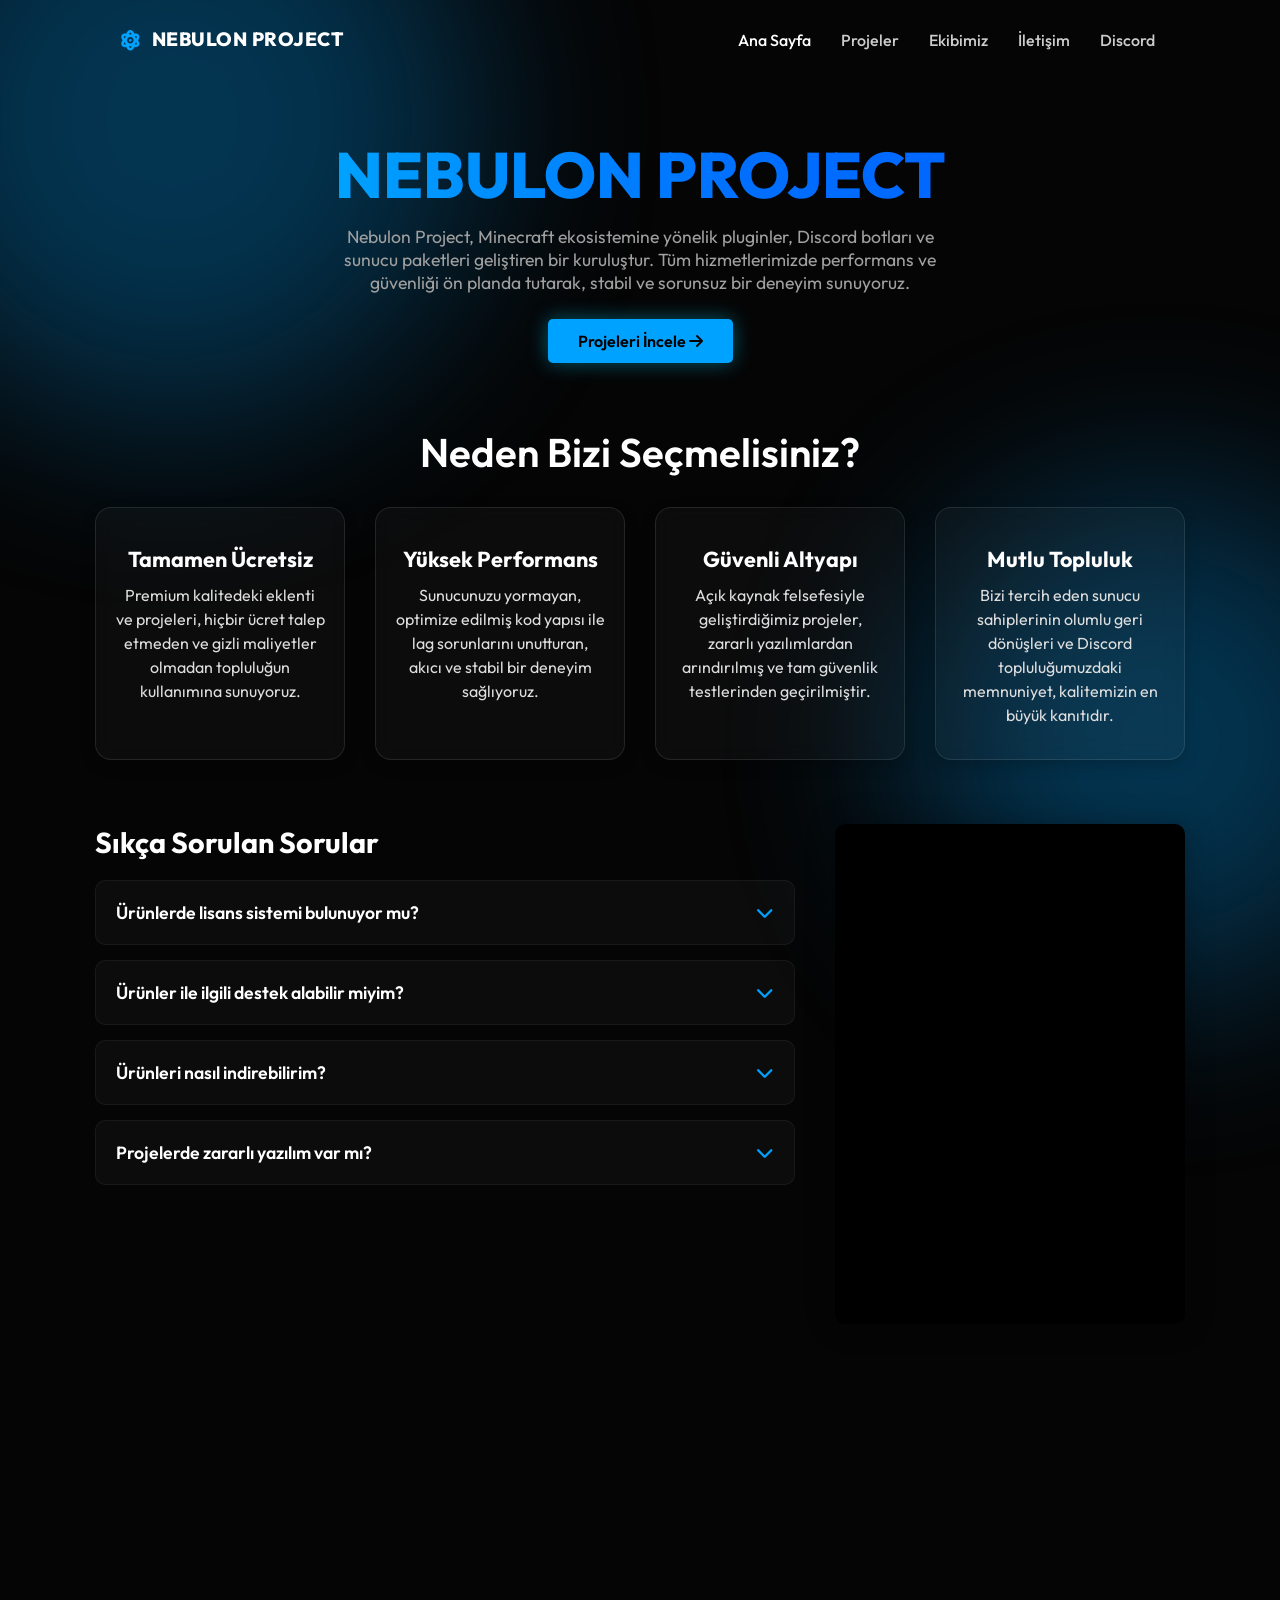
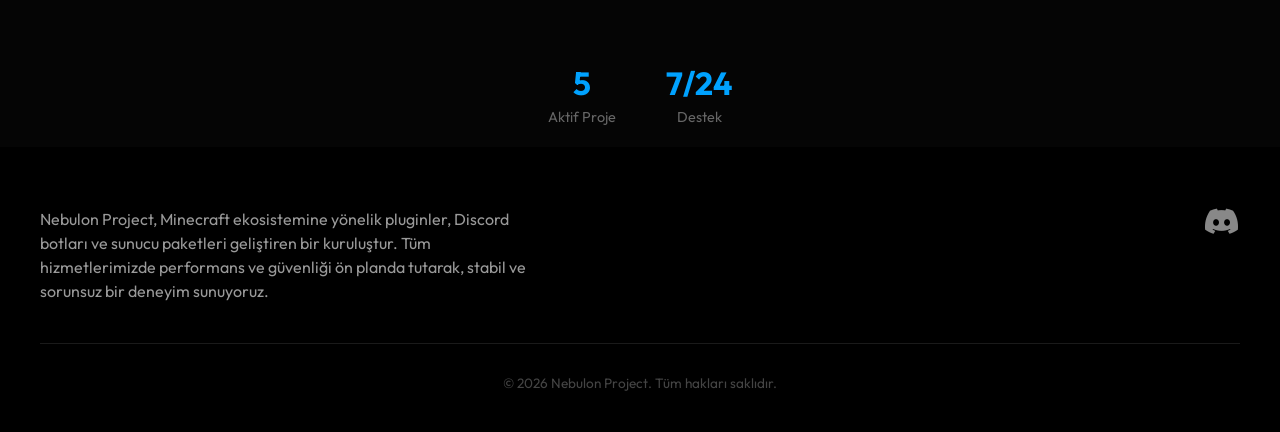
<file: index.html>
<!DOCTYPE html>
<html lang="tr">
<head>
    <meta charset="UTF-8">
    <meta name="viewport" content="width=device-width, initial-scale=1.0">
    <title>Nebulon Project</title>
    <link href="https://fonts.googleapis.com/css2?family=Outfit:wght@300;400;600;800&display=swap" rel="stylesheet">
    <link rel="stylesheet" href="https://cdnjs.cloudflare.com/ajax/libs/font-awesome/6.4.0/css/all.min.css">
    <link href="https://unpkg.com/aos@2.3.1/dist/aos.css" rel="stylesheet">
    <link rel="stylesheet" href="style.css">

    <link rel="icon" type="image/png" href="/assets/favicon/favicon-96x96.png" sizes="96x96" />
    <link rel="icon" type="image/svg+xml" href="/assets/favicon/favicon.svg" />
    <link rel="shortcut icon" href="/assets/favicon/favicon.ico" />
    <link rel="apple-touch-icon" sizes="180x180" href="/assets/favicon/apple-touch-icon.png" />
    <meta name="apple-mobile-web-app-title" content="Nebulon Project" />
    <link rel="manifest" href="/assets/favicon/site.webmanifest" />
</head>
<body>

    <div class="bg-animation">
        <div class="nebula nebula-1"></div>
        <div class="nebula nebula-2"></div>
    </div>

    <header>
        <div class="header-container">
            <div class="logo">
                <a href="index.html">
                    <i class="fa-solid fa-atom"></i> NEBULON PROJECT
                </a>
            </div>

            <nav class="desktop-menu">
                <ul>
                    <li><a href="index.html" class="active">Ana Sayfa</a></li>
                    <li><a href="projects.html">Projeler</a></li>
                    <li><a href="team.html">Ekibimiz</a></li>
                    <li><a href="iletisim.html">İletişim</a></li>
                    <li><a href="https://discord.gg/kj5grZuxyQ" target="_blank">Discord</a></li>
                </ul>
            </nav>

            <div class="mobile-menu-btn" id="mobileMenuBtn">
                <i class="fa-solid fa-bars"></i>
            </div>
        </div>

        <div class="mobile-dropdown" id="mobileDropdown">
            <ul class="mobile-nav-links">
                <li><a href="index.html" class="active">Ana Sayfa</a></li>
                <li><a href="projects.html">Projeler</a></li>
                <li><a href="team.html">Ekibimiz</a></li>
                <li><a href="iletisim.html">İletişim</a></li>
                <li><a href="https://discord.gg/kj5grZuxyQ" target="_blank">Discord</a></li>
            </ul>
        </div>
    </header>

    <div class="push-content">
        <section id="hero">
            <div class="hero-content">
                <h1 class="rgb-text">NEBULON PROJECT</h1>
                <p>
                Nebulon Project, Minecraft ekosistemine yönelik pluginler, Discord botları ve sunucu paketleri geliştiren bir kuruluştur. Tüm hizmetlerimizde performans ve güvenliği ön planda tutarak, stabil ve sorunsuz bir deneyim sunuyoruz.
                </p>
                <div class="hero-btns">
                    <a href="projects.html" class="btn btn-primary">Projeleri İncele <i class="fa-solid fa-arrow-right"></i></a>
                </div>
            </div>
        </section>

        <section class="features-section">
            <h2 class="section-title" data-aos="fade-up">Neden Bizi Seçmelisiniz?</h2>
            <div class="features-grid">
                
                <div class="feature-card" data-aos="fade-up" data-aos-delay="100">
                    <h3>Tamamen Ücretsiz</h3>
                    <p>Premium kalitedeki eklenti ve projeleri, hiçbir ücret talep etmeden ve gizli maliyetler olmadan topluluğun kullanımına sunuyoruz.</p>
                </div>

                <div class="feature-card" data-aos="fade-up" data-aos-delay="100">
                    <h3>Yüksek Performans</h3>
                    <p>Sunucunuzu yormayan, optimize edilmiş kod yapısı ile lag sorunlarını unutturan, akıcı ve stabil bir deneyim sağlıyoruz.</p>
                </div>

                <div class="feature-card" data-aos="fade-up" data-aos-delay="100">
                    <h3>Güvenli Altyapı</h3>
                    <p>Açık kaynak felsefesiyle geliştirdiğimiz projeler, zararlı yazılımlardan arındırılmış ve tam güvenlik testlerinden geçirilmiştir.</p>
                </div>

                <div class="feature-card" data-aos="fade-up" data-aos-delay="100">
                    <h3>Mutlu Topluluk</h3>
                    <p>Bizi tercih eden sunucu sahiplerinin olumlu geri dönüşleri ve Discord topluluğumuzdaki memnuniyet, kalitemizin en büyük kanıtıdır.</p>
                </div>

            </div>
        </section>

        <section class="discord-widget-area">
            <div class="faq-container" data-aos="fade-right">
                <h2 class="faq-title">Sıkça Sorulan Sorular</h2>
                <div class="faq-item">
                    <button class="faq-question">
                        Ürünlerde lisans sistemi bulunuyor mu?
                        <i class="fa-solid fa-chevron-down"></i>
                    </button>
                    <div class="faq-answer">
                        <p>Hayır, ürünlerimizde herhangi bir lisans sistemi bulunmamaktadır. Açık kaynaklı ve özgürce kullanıma uygun şekilde tasarlanmıştır.</p>
                    </div>
                </div>
                <div class="faq-item">
                    <button class="faq-question">
                        Ürünler ile ilgili destek alabilir miyim?
                        <i class="fa-solid fa-chevron-down"></i>
                    </button>
                    <div class="faq-answer">
                        <p>Evet, Discord sunucumuza katılarak ekibimizden birebir yardım alabilirsiniz.</p>
                    </div>
                </div>
                <div class="faq-item">
                    <button class="faq-question">
                        Ürünleri nasıl indirebilirim?
                        <i class="fa-solid fa-chevron-down"></i>
                    </button>
                    <div class="faq-answer">
                        <p>Sitemizin üst menüsünde bulunan "Projeler" kategorisine giderek dilediğiniz ürünü ücretsiz ve hızlı bir şekilde indirebilirsiniz.</p>
                    </div>
                </div>
                <div class="faq-item">
                    <button class="faq-question">
                        Projelerde zararlı yazılım var mı?
                        <i class="fa-solid fa-chevron-down"></i>
                    </button>
                    <div class="faq-answer">
                        <p>Hayır, tüm projelerimiz şeffaflık ilkesiyle geliştirilir ve yayınlanmadan önce güvenlik taramalarından geçirilir. Güvenle kullanabilirsiniz.</p>
                    </div>
                </div>
            </div>
            <div class="widget-container" data-aos="zoom-in-up">
                <iframe src="https://discord.com/widget?id=1398287204303896727&theme=dark" width="100%" height="500" allowtransparency="true" frameborder="0" sandbox="allow-popups allow-popups-to-escape-sandbox allow-same-origin allow-scripts"></iframe>
            </div>
        </section>

        <section class="references-section" data-aos="fade-up">
            <h2 class="section-title">Referanslarımız</h2>
            <div class="references-grid">
                <div class="reference-card" onclick="window.open('https://craftlipe.net/', '_blank');">
                    <div class="ref-logo">
                        <img src="assets/lipe.png" alt="CraftLipe">
                    </div>
                    <h3>CraftLipe</h3>
                </div>
            </div>
        </section>

        <div class="stats-bar">
            <div class="stat-item">
                <h3>5</h3>
                <p>Aktif Proje</p>
            </div>
            <div class="stat-item">
                <h3>7/24</h3>
                <p>Destek</p>
            </div>
        </div>
    </div>

    <footer>
        <div class="footer-container">
            <div class="footer-content">
                <div class="footer-text">
                    <p>Nebulon Project, Minecraft ekosistemine yönelik pluginler, Discord botları ve sunucu paketleri geliştiren bir kuruluştur. Tüm hizmetlerimizde performans ve güvenliği ön planda tutarak, stabil ve sorunsuz bir deneyim sunuyoruz.</p>
                </div>
                <div class="footer-icon">
                    <a href="https://discord.gg/kj5grZuxyQ" target="_blank">
                        <i class="fa-brands fa-discord"></i>
                    </a>
                </div>
            </div>
            <div class="footer-bottom">
                <p>&copy; 2026 Nebulon Project. Tüm hakları saklıdır.</p>
            </div>
        </div>
    </footer>

    <button id="scrollTopBtn" class="scroll-top-btn" onclick="scrollToTop()">
        <i class="fa-solid fa-arrow-up"></i>
    </button>

    <script src="https://unpkg.com/aos@2.3.1/dist/aos.js"></script>
    <script src="script.js"></script>
</body>
</html>
</file>
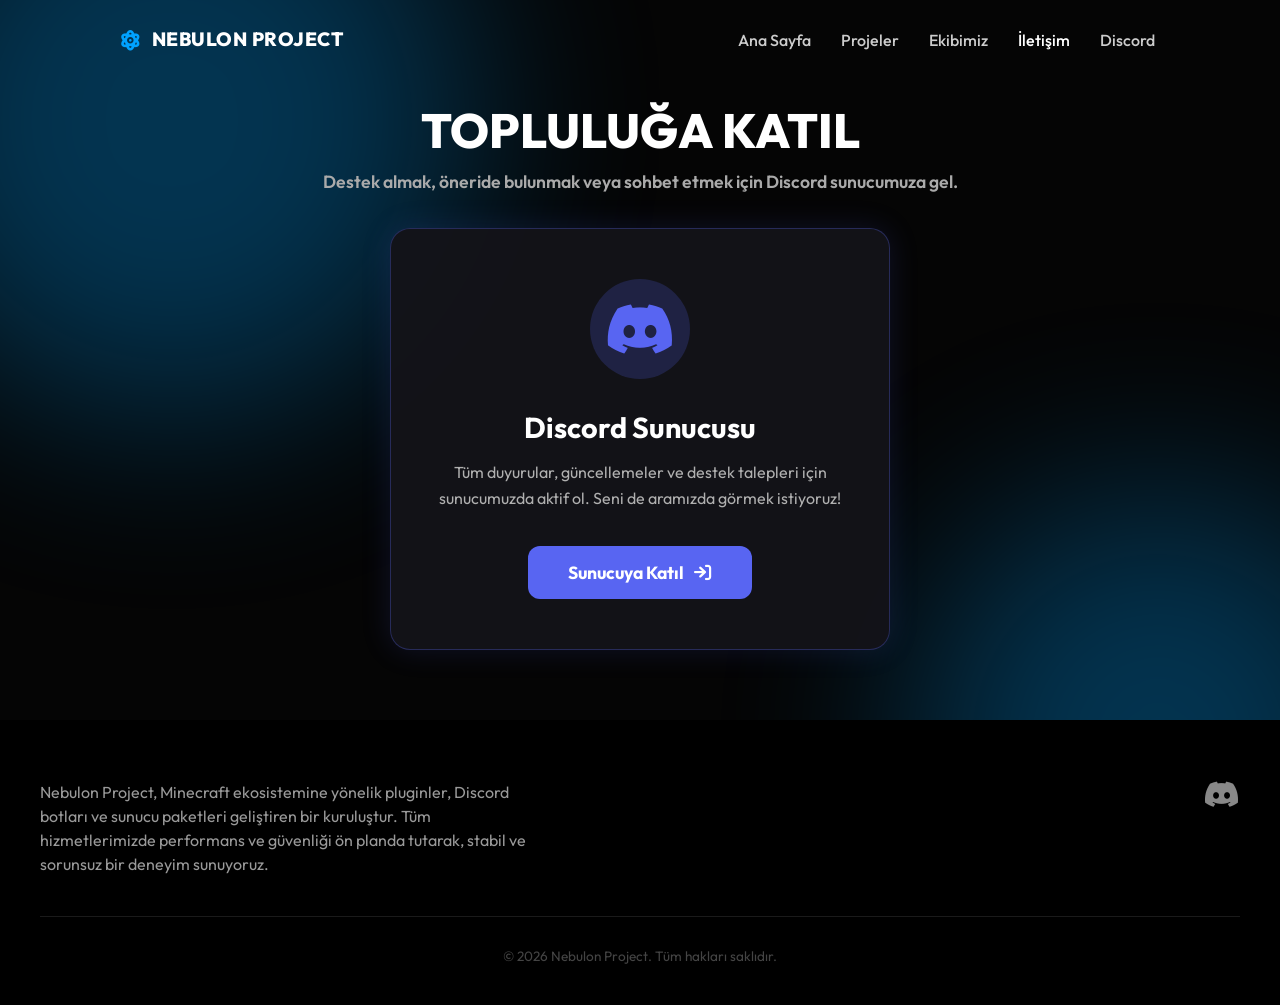
<file: iletisim.html>
<!DOCTYPE html>
<html lang="tr">
<head>
    <meta charset="UTF-8">
    <meta name="viewport" content="width=device-width, initial-scale=1.0">
    <title>Nebulon Project</title>
    <link href="https://fonts.googleapis.com/css2?family=Outfit:wght@300;400;600;800&display=swap" rel="stylesheet">
    <link rel="stylesheet" href="https://cdnjs.cloudflare.com/ajax/libs/font-awesome/6.4.0/css/all.min.css">

    <link rel="icon" type="image/png" href="/assets/favicon/favicon-96x96.png" sizes="96x96" />
    <link rel="icon" type="image/svg+xml" href="/assets/favicon/favicon.svg" />
    <link rel="shortcut icon" href="/assets/favicon/favicon.ico" />
    <link rel="apple-touch-icon" sizes="180x180" href="/assets/favicon/apple-touch-icon.png" />
    <meta name="apple-mobile-web-app-title" content="Nebulon Project" />
    <link rel="manifest" href="/assets/favicon/site.webmanifest" />
    
    <link rel="stylesheet" href="style.css">

    <style>
        .contact-container {
            max-width: 800px;
            margin: 0 auto;
            padding: 50px 20px;
            text-align: center;
            min-height: 60vh; 
            display: flex;
            flex-direction: column;
            align-items: center;
            transform: translateY(-20px);
        }

        .section-title {
            margin-bottom: 35px;
        }

        .section-title h2 {
            font-size: 3rem;
            font-weight: 800;
            color: #fff;
            margin-bottom: 10px;
        }

        .section-title p {
            color: #aaa;
            font-size: 1.1rem;
        }

        .discord-card-wrapper {
            width: 100%;
            display: flex;
            justify-content: center;
        }

        .contact-card {
            background: rgba(20, 20, 25, 0.95);
            border: 1px solid rgba(88, 101, 242, 0.3);
            border-radius: 20px;
            padding: 50px 40px;
            transition: all 0.3s ease;
            position: relative;
            overflow: hidden;
            display: flex;
            flex-direction: column;
            align-items: center;
            max-width: 500px; 
            width: 100%;
            box-shadow: 0 0 30px rgba(88, 101, 242, 0.15);
        }

        .contact-card:hover {
            transform: translateY(-5px);
            border-color: #5865F2;
            box-shadow: 0 0 50px rgba(88, 101, 242, 0.4);
        }

        .icon-box {
            width: 100px;
            height: 100px;
            border-radius: 50%;
            display: flex;
            align-items: center;
            justify-content: center;
            font-size: 3.5rem;
            margin-bottom: 30px;
            background: rgba(88, 101, 242, 0.2);
            color: #5865F2;
            transition: 0.3s;
        }

        .contact-card:hover .icon-box {
            transform: scale(1.1);
            background: #5865F2;
            color: #fff;
        }

        .contact-card h3 {
            font-size: 1.8rem;
            color: #fff;
            margin-bottom: 15px;
        }

        .contact-card p {
            color: #b0b0b0;
            line-height: 1.6;
            margin-bottom: 35px;
            font-size: 1rem;
        }

        .btn-discord-action {
            padding: 15px 40px;
            border-radius: 12px;
            text-decoration: none;
            font-weight: 700;
            font-size: 1.1rem;
            transition: all 0.3s ease;
            background-color: #5865F2;
            color: white;
            display: inline-flex;
            align-items: center;
            gap: 10px;
        }

        .btn-discord-action:hover {
            background-color: #4752c4;
            box-shadow: 0 5px 20px rgba(88, 101, 242, 0.5);
            transform: scale(1.05);
        }
    </style>
</head>
<body>

    <div class="bg-animation">
        <div class="nebula nebula-1"></div>
        <div class="nebula nebula-2"></div>
    </div>

    <header>
        <div class="header-container">
            <div class="logo">
                <a href="index.html">
                    <i class="fa-solid fa-atom"></i> NEBULON PROJECT
                </a>
            </div>

            <nav class="desktop-menu">
                <ul>
                    <li><a href="index.html">Ana Sayfa</a></li>
                    <li><a href="projects.html">Projeler</a></li>
                    <li><a href="team.html">Ekibimiz</a></li>
                    <li><a href="iletisim.html" class="active">İletişim</a></li>
                    <li><a href="https://discord.gg/kj5grZuxyQ" target="_blank">Discord</a></li>
                </ul>
            </nav>

            <div class="mobile-menu-btn" id="mobileMenuBtn">
                <i class="fa-solid fa-bars"></i>
            </div>
        </div>

        <div class="mobile-dropdown" id="mobileDropdown">
            <ul class="mobile-nav-links">
                <li><a href="index.html">Ana Sayfa</a></li>
                <li><a href="projects.html">Projeler</a></li>
                <li><a href="team.html">Ekibimiz</a></li>
                <li><a href="iletisim.html" class="active">İletişim</a></li>
                <li><a href="https://discord.gg/kj5grZuxyQ" target="_blank">Discord</a></li>
            </ul>
        </div>
    </header>

    <section class="container" style="padding-top: 0px;">
        
        <div class="contact-container">
            <div class="section-title">
                <h2>TOPLULUĞA KATIL</h2>
                <p>Destek almak, öneride bulunmak veya sohbet etmek için Discord sunucumuza gel.</p>
            </div>

            <div class="discord-card-wrapper">
                <div class="contact-card">
                    <div class="icon-box">
                        <i class="fa-brands fa-discord"></i>
                    </div>
                    <h3>Discord Sunucusu</h3>
                    <p>Tüm duyurular, güncellemeler ve destek talepleri için sunucumuzda aktif ol. Seni de aramızda görmek istiyoruz!</p>
                    
                    <a href="https://discord.gg/kj5grZuxyQ" target="_blank" class="btn-discord-action">
                        Sunucuya Katıl <i class="fa-solid fa-arrow-right-to-bracket"></i>
                    </a>
                </div>
            </div>

        </div>

    </section>

    <footer>
        <div class="footer-container">
            <div class="footer-content">
                <div class="footer-text">
                    <p>Nebulon Project, Minecraft ekosistemine yönelik pluginler, Discord botları ve sunucu paketleri geliştiren bir kuruluştur. Tüm hizmetlerimizde performans ve güvenliği ön planda tutarak, stabil ve sorunsuz bir deneyim sunuyoruz.</p>
                </div>
                <div class="footer-icon">
                    <a href="https://discord.gg/kj5grZuxyQ" target="_blank">
                        <i class="fa-brands fa-discord"></i>
                    </a>
                </div>
            </div>
            <div class="footer-bottom">
                <p>&copy; 2026 Nebulon Project. Tüm hakları saklıdır.</p>
            </div>
        </div>
    </footer>

    <button id="scrollTopBtn" class="scroll-top-btn" onclick="scrollToTop()">
        <i class="fa-solid fa-arrow-up"></i>
    </button>

    <script src="script.js"></script>
</body>
</html>
</file>
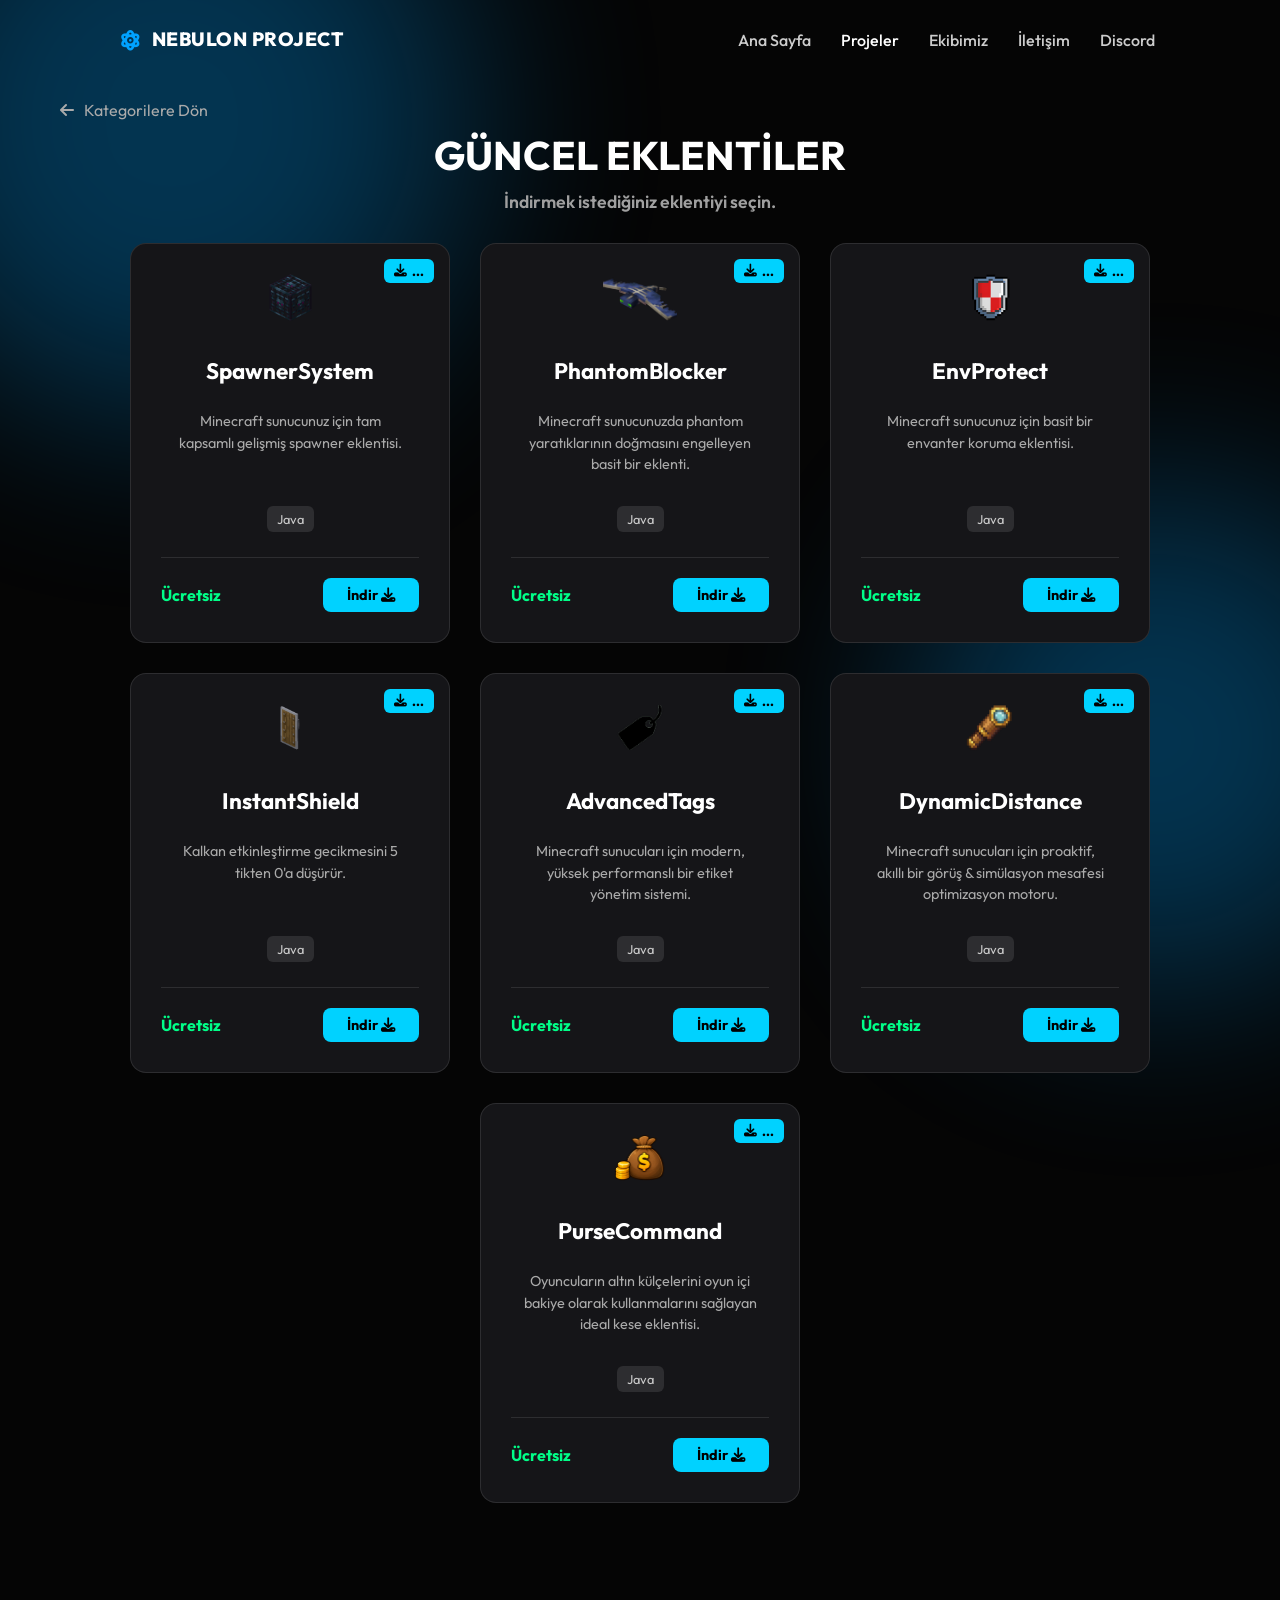
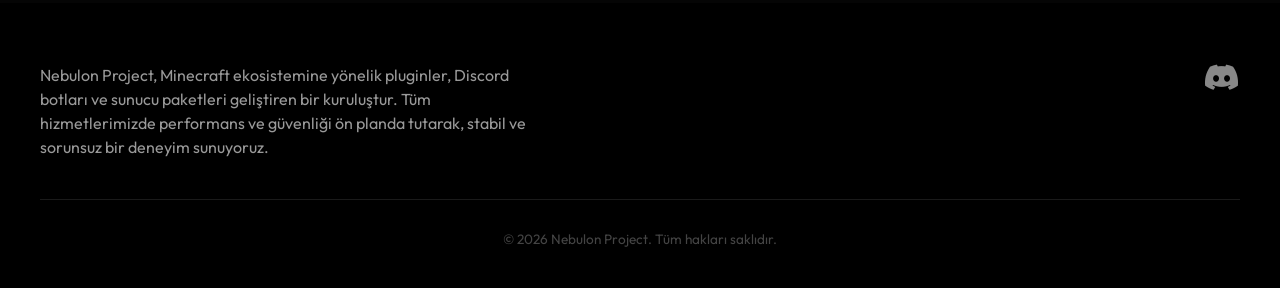
<file: plugins.html>
<!DOCTYPE html>
<html lang="tr">
<head>
    <meta charset="UTF-8">
    <meta name="viewport" content="width=device-width, initial-scale=1.0">
    <title>Nebulon Project</title>
    <link href="https://fonts.googleapis.com/css2?family=Outfit:wght@300;400;600;800&display=swap" rel="stylesheet">
    <link rel="stylesheet" href="https://cdnjs.cloudflare.com/ajax/libs/font-awesome/6.4.0/css/all.min.css">
    <link rel="stylesheet" href="style.css">

    <link rel="icon" type="image/png" href="/assets/favicon/favicon-96x96.png" sizes="96x96" />
    <link rel="icon" type="image/svg+xml" href="/assets/favicon/favicon.svg" />
    <link rel="shortcut icon" href="/assets/favicon/favicon.ico" />
    <link rel="apple-touch-icon" sizes="180x180" href="/assets/favicon/apple-touch-icon.png" />
    <meta name="apple-mobile-web-app-title" content="Nebulon Project" />
    <link rel="manifest" href="/assets/favicon/site.webmanifest" />

    <style>
        .projects-grid {
            display: flex;
            flex-wrap: wrap;
            justify-content: center;
            gap: 30px;
            max-width: 1200px;
            margin: 0 auto;
            padding-bottom: 50px;
            align-items: stretch;
        }

        .project-card {
            background: #151518;
            border: 1px solid rgba(255, 255, 255, 0.1);
            border-radius: 16px;
            padding: 30px;
            width: 320px;
            text-align: center;
            position: relative;
            transition: transform 0.3s ease, border-color 0.3s ease;
            display: flex;
            flex-direction: column;
            align-items: center;
            height: 400px; 
            box-sizing: border-box;
        }

        .project-card:hover {
            transform: translateY(-5px);
            border-color: #00d2ff;
        }

        .card-image {
            width: 80px;
            height: 80px;
            margin-bottom: 20px;
            display: flex;
            align-items: center;
            justify-content: center;
            background: transparent;
        }

        .card-image img {
            max-width: 100%;
            max-height: 100%;
            object-fit: contain;
        }

        .version-tag {
            position: absolute;
            top: 15px;
            right: 15px;
            background: #00d2ff;
            color: #000;
            padding: 4px 10px;
            border-radius: 6px;
            font-weight: 800;
            font-size: 0.8rem;
            display: flex;
            align-items: center;
            gap: 5px;
        }

        .card-content {
            display: flex;
            flex-direction: column;
            flex-grow: 1;
            width: 100%;
            justify-content: space-between;
            padding: 0 10px; 
        }

        .card-content h3 {
            color: #fff;
            margin: 0 0 10px 0;
            font-size: 1.4rem;
            line-height: 1.2;
            min-height: 60px;
            display: flex;
            align-items: center;
            justify-content: center;
        }

        .desc {
            color: #a0a0a0;
            font-size: 0.95rem;
            margin-bottom: 20px;
            line-height: 1.5;
            flex-grow: 1;
            overflow: hidden;
            text-overflow: ellipsis;
            display: -webkit-box;
            -webkit-line-clamp: 3;
            -webkit-box-orient: vertical;
            min-height: 75px;
        }

        .tech-stack {
            margin-bottom: 25px;
            width: 100%;
            display: flex;
            flex-wrap: wrap;
            justify-content: center;
            gap: 5px;
        }

        .tech-stack span {
            background: rgba(255, 255, 255, 0.1);
            color: #ccc;
            padding: 5px 10px;
            border-radius: 6px;
            font-size: 0.8rem;
            margin: 0 3px;
        }

        .card-actions {
            width: 100%;
            display: flex;
            justify-content: space-between;
            align-items: center;
            border-top: 1px solid rgba(255, 255, 255, 0.1);
            padding-top: 20px;
            margin-top: auto;
        }

        .price {
            color: #00ff88;
            font-weight: bold;
        }

        .btn-sm {
            background: #00d2ff;
            color: #000;
            padding: 8px 24px;
            border-radius: 8px;
            text-decoration: none;
            font-weight: 700;
            font-size: 0.9rem;
            transition: 0.3s;
        }

        .btn-sm:hover {
            background: #00b8e6;
        }
    </style>
</head>
<body>

    <div class="bg-animation">
        <div class="nebula nebula-1"></div>
        <div class="nebula nebula-2"></div>
    </div>

    <header>
        <div class="header-container">
            <div class="logo">
                <a href="index.html" style="text-decoration:none; color:white;">
                    <i class="fa-solid fa-atom"></i> NEBULON PROJECT
                </a>
            </div>

            <nav class="desktop-menu">
                <ul>
                    <li><a href="index.html">Ana Sayfa</a></li>
                    <li><a href="projects.html" class="active">Projeler</a></li>
                    <li><a href="team.html">Ekibimiz</a></li>
                    <li><a href="iletisim.html">İletişim</a></li>
                    <li><a href="https://discord.gg/kj5grZuxyQ" target="_blank">Discord</a></li>
                </ul>
            </nav>

            <div class="mobile-menu-btn" id="mobileMenuBtn">
                <i class="fa-solid fa-bars"></i>
            </div>
        </div>

        <div class="mobile-dropdown" id="mobileDropdown">
            <ul class="mobile-nav-links">
                <li><a href="index.html">Ana Sayfa</a></li>
                <li><a href="projects.html" class="active">Projeler</a></li>
                <li><a href="team.html">Ekibimiz</a></li>
                <li><a href="iletisim.html">İletişim</a></li>
                <li><a href="https://discord.gg/kj5grZuxyQ" target="_blank">Discord</a></li>
            </ul>
        </div>
    </header>

    <section id="projects" class="container" style="padding: 40px 20px; max-width: 1200px; margin: 0 auto; transform: translateY(-10px);">
        
        <a href="projects.html" 
           style="color: #aaa; text-decoration: none; display: inline-flex; align-items: center; gap: 10px; width: fit-content; 
           margin-bottom: 10px;">
            <i class="fa-solid fa-arrow-left"></i> Kategorilere Dön
        </a>

        <div class="section-title" style="text-align: center; margin-bottom: 30px;"> 
            <h2 style="font-size: 2.5rem; color: #fff; margin-bottom: 10px;">GÜNCEL EKLENTİLER</h2>
            <p style="font-size: 1.1rem; color: #a0a0a0;">İndirmek istediğiniz eklentiyi seçin.</p>
        </div>

        <div class="projects-grid">
            
            <div class="project-card" id="card-spawnersystem">
                <div class="version-tag" id="spawner-downloads">
                    <i class="fa-solid fa-download"></i> ...
                </div>
                
                <div class="card-image">
                    <img src="assets/proje1.png" alt="Spawner System">
                </div>
                
                <div class="card-content">
                    <h3>SpawnerSystem</h3>
                    <p class="desc">Minecraft sunucunuz için tam kapsamlı gelişmiş spawner eklentisi.</p>
                    <div class="tech-stack">
                        <span>Java</span>
                    </div>
                </div>

                <div class="card-actions">
                    <span class="price">Ücretsiz</span>
                    <a href="https://modrinth.com/plugin/spawnersystem" target="_blank" class="btn-sm">
                        İndir <i class="fa-solid fa-download"></i>
                    </a>
                </div>
            </div>

            <div class="project-card" id="card-phantomblocker">
                <div class="version-tag" id="phantom-downloads">
                    <i class="fa-solid fa-download"></i> ...
                </div>
                <div class="card-image">
                    <img src="assets/proje2.png" alt="PhantomBlocker">
                </div>
                
                <div class="card-content">
                    <h3>PhantomBlocker</h3>
                    <p class="desc">Minecraft sunucunuzda phantom yaratıklarının doğmasını engelleyen basit bir eklenti.</p>
                    <div class="tech-stack">
                        <span>Java</span>
                    </div>
                </div>

                <div class="card-actions">
                    <span class="price">Ücretsiz</span>
                    <a href="https://modrinth.com/plugin/phantomblocker" target="_blank" class="btn-sm">
                        İndir <i class="fa-solid fa-download"></i>
                    </a>
                </div>
            </div>

            <div class="project-card" id="card-envprotect">
                <div class="version-tag" id="env-downloads">
                    <i class="fa-solid fa-download"></i> ...
                </div>
                <div class="card-image">
                    <img src="assets/proje3.png" alt="EnvProtect">
                </div>
                
                <div class="card-content">
                    <h3>EnvProtect</h3>
                    <p class="desc">Minecraft sunucunuz için basit bir envanter koruma eklentisi.</p>
                    <div class="tech-stack">
                        <span>Java</span>
                    </div>
                </div>

                <div class="card-actions">
                    <span class="price">Ücretsiz</span>
                    <a href="https://modrinth.com/plugin/envprotect" target="_blank" class="btn-sm">
                        İndir <i class="fa-solid fa-download"></i>
                    </a>
                </div>
            </div>
          
            <div class="project-card" id="card-instantshield">
                <div class="version-tag" id="shield-downloads">
                    <i class="fa-solid fa-download"></i> ...
                </div>
                <div class="card-image">
                    <img src="assets/proje4.png" alt="InstantShield">
                </div>
                
                <div class="card-content">
                    <h3>InstantShield</h3>
                    <p class="desc">Kalkan etkinleştirme gecikmesini 5 tikten 0'a düşürür.</p>
                    <div class="tech-stack">
                        <span>Java</span>
                    </div>
                </div>

                <div class="card-actions">
                    <span class="price">Ücretsiz</span>
                    <a href="https://modrinth.com/plugin/instantshield" target="_blank" class="btn-sm">
                        İndir <i class="fa-solid fa-download"></i>
                    </a>
                </div>
            </div>
            
            <div class="project-card" id="card-advancedtags">
                <div class="version-tag" id="advanced-downloads">
                    <i class="fa-solid fa-download"></i> ...
                </div>
                <div class="card-image">
                    <img src="assets/proje5.png" alt="AdvancedTags">
                </div>
                
                <div class="card-content">
                    <h3>AdvancedTags</h3>
                    <p class="desc">Minecraft sunucuları için modern, yüksek performanslı bir etiket yönetim sistemi.</p>
                    <div class="tech-stack">
                        <span>Java</span>
                    </div>
                </div>

                <div class="card-actions">
                    <span class="price">Ücretsiz</span>
                    <a href="https://modrinth.com/plugin/advancedtags" target="_blank" class="btn-sm">
                        İndir <i class="fa-solid fa-download"></i>
                    </a>
                </div>
            </div>            

            <div class="project-card" id="card-dynamicdistance">
                <div class="version-tag" id="dynamic-downloads">
                    <i class="fa-solid fa-download"></i> ...
                </div>
                <div class="card-image">
                    <img src="assets/proje6.png" alt="DynamicDistance">
                </div>
                
                <div class="card-content">
                    <h3>DynamicDistance</h3>
                    <p class="desc">Minecraft sunucuları için proaktif, akıllı bir görüş & simülasyon mesafesi optimizasyon motoru.</p>
                    <div class="tech-stack">
                        <span>Java</span>
                    </div>
                </div>

                <div class="card-actions">
                    <span class="price">Ücretsiz</span>
                    <a href="https://modrinth.com/plugin/dynamicdistance" target="_blank" class="btn-sm">
                        İndir <i class="fa-solid fa-download"></i>
                    </a>
                </div>
            </div>  

            <div class="project-card" id="card-pursecommand">
                <div class="version-tag" id="purse-downloads">
                    <i class="fa-solid fa-download"></i> ...
                </div>
                <div class="card-image">
                    <img src="assets/proje7.png" alt="PurseCommand">
                </div>
                
                <div class="card-content">
                    <h3>PurseCommand</h3>
                    <p class="desc">Oyuncuların altın külçelerini oyun içi bakiye olarak kullanmalarını sağlayan ideal kese eklentisi.</p>
                    <div class="tech-stack">
                        <span>Java</span>
                    </div>
                </div>

                <div class="card-actions">
                    <span class="price">Ücretsiz</span>
                    <a href="https://modrinth.com/plugin/pursecommand" target="_blank" class="btn-sm">
                        İndir <i class="fa-solid fa-download"></i>
                    </a>
                </div>
            </div>
        </div>        
        
    </section>

    <footer>
        <div class="footer-container">
            <div class="footer-content">
                <div class="footer-text">
                    <p>Nebulon Project, Minecraft ekosistemine yönelik pluginler, Discord botları ve sunucu paketleri geliştiren bir kuruluştur. Tüm hizmetlerimizde performans ve güvenliği ön planda tutarak, stabil ve sorunsuz bir deneyim sunuyoruz.</p>
                </div>

                <div class="footer-icon">
                    <a href="https://discord.gg/kj5grZuxyQ" target="_blank">
                        <i class="fa-brands fa-discord"></i>
                    </a>
                </div>
            </div>

            <div class="footer-bottom">
                <p>&copy; 2026 Nebulon Project. Tüm hakları saklıdır.</p>
            </div>
        </div>
    </footer>

    <button id="scrollTopBtn" class="scroll-top-btn" onclick="window.scrollToTop()">
        <i class="fa-solid fa-arrow-up"></i>
    </button>

    <script src="script.js"></script>

</body>
</html>
</file>
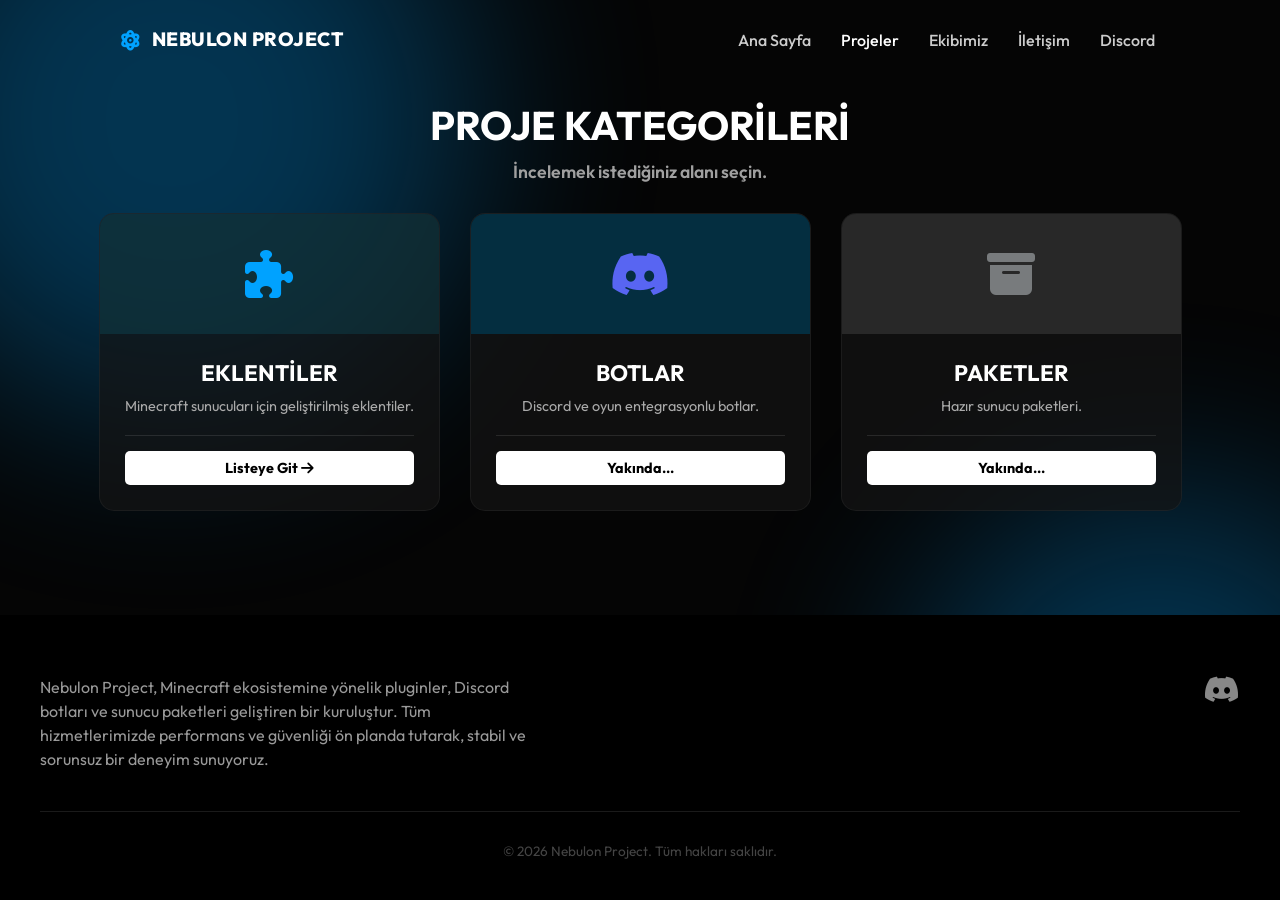
<file: projects.html>
<!DOCTYPE html>
<html lang="tr">
<head>
    <meta charset="UTF-8">
    <meta name="viewport" content="width=device-width, initial-scale=1.0">
    <title>Nebulon Project</title>
    <link href="https://fonts.googleapis.com/css2?family=Outfit:wght@300;400;600;800&display=swap" rel="stylesheet">
    <link rel="stylesheet" href="https://cdnjs.cloudflare.com/ajax/libs/font-awesome/6.4.0/css/all.min.css">
    <link rel="stylesheet" href="style.css">

    <link rel="icon" type="image/png" href="/assets/favicon/favicon-96x96.png" sizes="96x96" />
    <link rel="icon" type="image/svg+xml" href="/assets/favicon/favicon.svg" />
    <link rel="shortcut icon" href="/assets/favicon/favicon.ico" />
    <link rel="apple-touch-icon" sizes="180x180" href="/assets/favicon/apple-touch-icon.png" />
    <meta name="apple-mobile-web-app-title" content="Nebulon Project" />
    <link rel="manifest" href="/assets/favicon/site.webmanifest" />

    <style>
        @media (max-width: 992px) {
            .projects-grid {
                grid-template-columns: repeat(0, 1fr) !important;
            }
        }
        @media (max-width: 600px) {
            .projects-grid {
                grid-template-columns: 1fr !important;
            }
        }
    </style>
</head>
<body>

    <div class="bg-animation">
        <div class="nebula nebula-1"></div>
        <div class="nebula nebula-2"></div>
    </div>

    <header>
        <div class="header-container">
            <div class="logo">
                <a href="index.html" style="text-decoration:none; color:white;">
                    <i class="fa-solid fa-atom"></i> NEBULON PROJECT
                </a>
            </div>

            <nav class="desktop-menu">
                <ul>
                    <li><a href="index.html">Ana Sayfa</a></li>
                    <li><a href="projects.html" class="active">Projeler</a></li>
                    <li><a href="team.html">Ekibimiz</a></li>
                    <li><a href="iletisim.html">İletişim</a></li>
                    <li><a href="https://discord.gg/kj5grZuxyQ" target="_blank">Discord</a></li>
                </ul>
            </nav>

            <div class="mobile-menu-btn" id="mobileMenuBtn">
                <i class="fa-solid fa-bars"></i>
            </div>
        </div>

        <div class="mobile-dropdown" id="mobileDropdown">
            <ul class="mobile-nav-links">
                <li><a href="index.html">Ana Sayfa</a></li>
                <li><a href="projects.html" class="active">Projeler</a></li>
                <li><a href="team.html">Ekibimiz</a></li>
                <li><a href="iletisim.html">İletişim</a></li>
                <li><a href="https://discord.gg/kj5grZuxyQ" target="_blank">Discord</a></li>
            </ul>
        </div>
    </header>

    <section id="categories" class="container" style="max-width: 1200px; margin: 0 auto; padding: 0 25px;">
        
        <div class="section-title" style="text-align: center; margin-top: 30px;">
            <h2 style="font-size: 2.5rem; color: #fff; margin-bottom: 10px;">PROJE KATEGORİLERİ</h2>
            <p style="font-size: 1.1rem; color: #a0a0a0;">İncelemek istediğiniz alanı seçin.</p>
        </div>

        <div class="projects-grid" style="margin-top: 30px; padding-bottom: 80px;">
            
            <div class="project-card" style="text-align: center;">
                <div class="card-image" style="height: 120px; display:flex; align-items:center; justify-content:center; background: rgba(0, 210, 255, 0.1);">
                    <i class="fa-solid fa-puzzle-piece" style="font-size: 3rem; color: var(--primary);"></i>
                </div>
                <div class="card-content">
                    <h3>EKLENTİLER</h3>
                    <p class="desc">Minecraft sunucuları için geliştirilmiş eklentiler.</p>
                    <div class="card-actions" style="justify-content: center;">
                        <a href="plugins.html" class="btn-sm" style="width: 100%; text-align: center;">
                            Listeye Git <i class="fa-solid fa-arrow-right"></i>
                        </a>
                    </div>
                </div>
            </div>

            <div class="project-card" style="text-align: center;">
                <div class="card-image" style="height: 120px; display:flex; align-items:center; justify-content:center; background: rgba(4,46,64);">
                    <i class="fa-brands fa-discord" style="font-size: 3rem; color: var(--quaternary);"></i>
                </div>
                <div class="card-content">
                    <h3>BOTLAR</h3>
                    <p class="desc">Discord ve oyun entegrasyonlu botlar.</p>
                    <div class="card-actions" style="justify-content: center;">
                        <a href="#" class="btn-sm" style="width: 100%; text-align: center;">
                            Yakında...
                        </a>
                    </div>
                </div>
            </div>

            <div class="project-card" style="text-align: center;">
                <div class="card-image" style="height: 120px; display:flex; align-items:center; justify-content:center; background: rgba(255, 255, 255, 0.1);">
                    <i class="fa-solid fa-box-archive" style="font-size: 3rem; color: #787b7d;"></i>
                </div>
                <div class="card-content">
                    <h3>PAKETLER</h3>
                    <p class="desc">Hazır sunucu paketleri.</p>
                    <div class="card-actions" style="justify-content: center;">
                        <a href="#" class="btn-sm" style="width: 100%; text-align: center;">
                            Yakında...
                        </a>
                    </div>
                </div>
            </div>

        </div>
    </section>

    <footer>
        <div class="footer-container">
            <div class="footer-content">
                <div class="footer-text">
                    <p>Nebulon Project, Minecraft ekosistemine yönelik pluginler, Discord botları ve sunucu paketleri geliştiren bir kuruluştur. Tüm hizmetlerimizde performans ve güvenliği ön planda tutarak, stabil ve sorunsuz bir deneyim sunuyoruz.</p>
                </div>
                <div class="footer-icon">
                    <a href="https://discord.gg/kj5grZuxyQ" target="_blank">
                        <i class="fa-brands fa-discord"></i>
                    </a>
                </div>
            </div>
            <div class="footer-bottom">
                <p>&copy; 2026 Nebulon Project. Tüm hakları saklıdır.</p>
            </div>
        </div>
    </footer>

    <button id="scrollTopBtn" class="scroll-top-btn" onclick="scrollToTop()">
        <i class="fa-solid fa-arrow-up"></i>
    </button>

    <script src="script.js"></script>
</body>
</html>
</file>
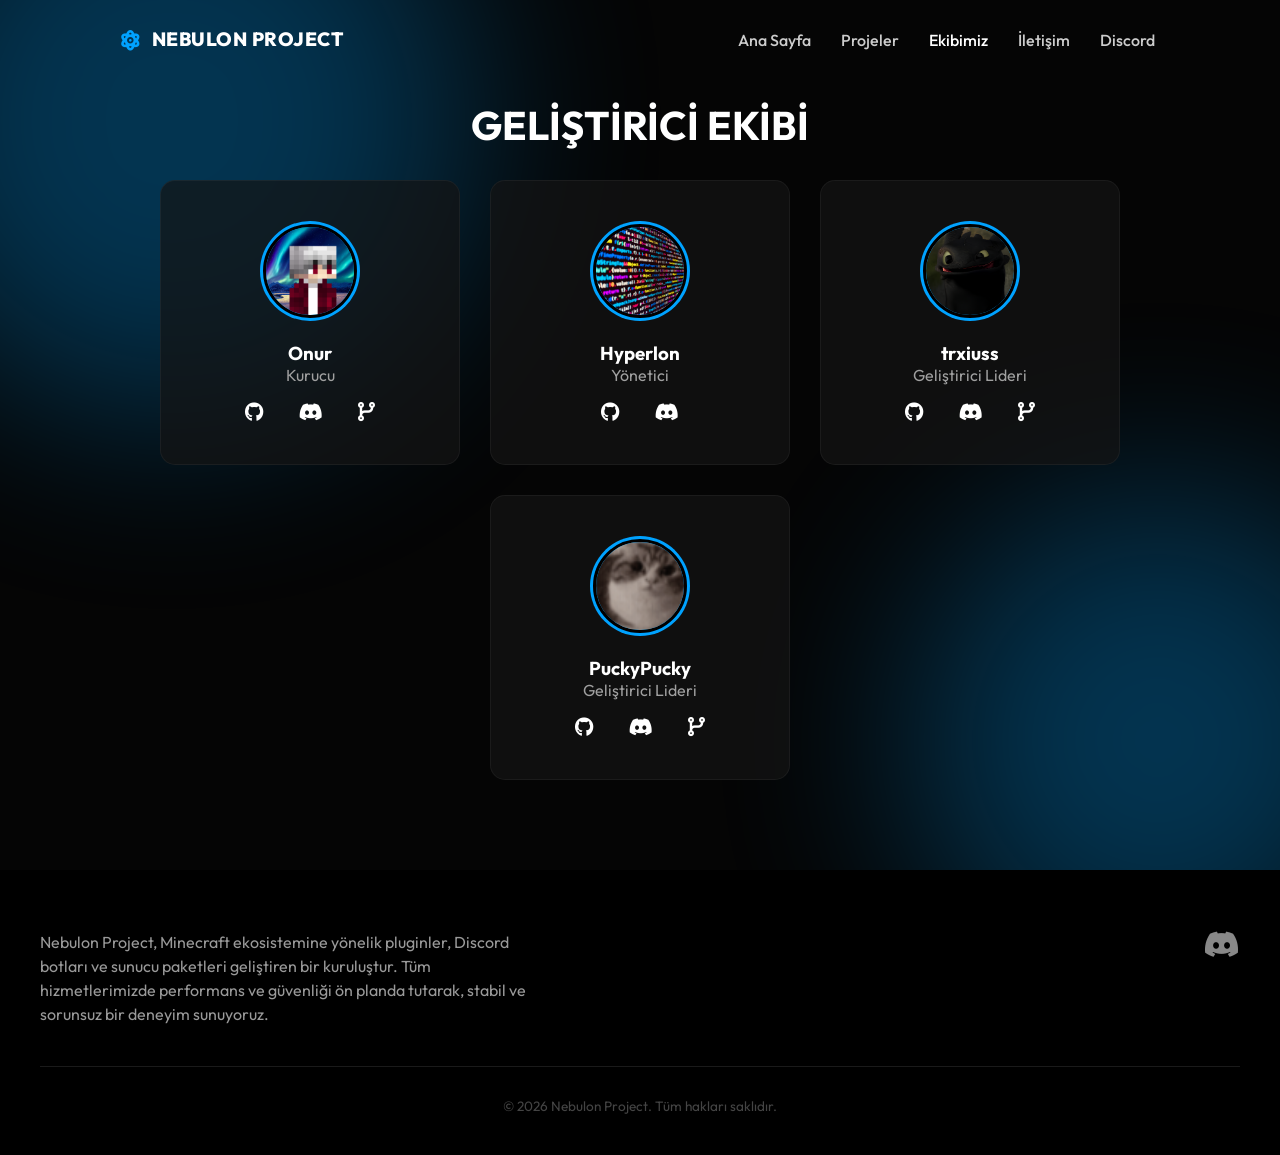
<file: team.html>
<!DOCTYPE html>
<html lang="tr">
<head>
    <meta charset="UTF-8">
    <meta name="viewport" content="width=device-width, initial-scale=1.0">
    <title>Nebulon Project</title>
    <link href="https://fonts.googleapis.com/css2?family=Outfit:wght@300;400;600;800&display=swap" rel="stylesheet">
    <link rel="stylesheet" href="https://cdnjs.cloudflare.com/ajax/libs/font-awesome/6.4.0/css/all.min.css">
    <link rel="stylesheet" href="style.css">

    <link rel="icon" type="image/png" href="/assets/favicon/favicon-96x96.png" sizes="96x96" />
    <link rel="icon" type="image/svg+xml" href="/assets/favicon/favicon.svg" />
    <link rel="shortcut icon" href="/assets/favicon/favicon.ico" />
    <link rel="apple-touch-icon" sizes="180x180" href="/assets/favicon/apple-touch-icon.png" />
    <meta name="apple-mobile-web-app-title" content="Nebulon Project" />
    <link rel="manifest" href="/assets/favicon/site.webmanifest" />
</head>
<body>

    <div class="bg-animation">
        <div class="nebula nebula-1"></div>
        <div class="nebula nebula-2"></div>
    </div>

    <header>
        <div class="header-container">
            <div class="logo">
                <a href="index.html">
                    <i class="fa-solid fa-atom"></i> NEBULON PROJECT
                </a>
            </div>

            <nav class="desktop-menu">
                <ul>
                    <li><a href="index.html">Ana Sayfa</a></li>
                    <li><a href="projects.html">Projeler</a></li>
                    <li><a href="team.html" class="active">Ekibimiz</a></li>
                    <li><a href="iletisim.html">İletişim</a></li>
                    <li><a href="https://discord.gg/kj5grZuxyQ" target="_blank">Discord</a></li>
                </ul>
            </nav>

            <div class="mobile-menu-btn" id="mobileMenuBtn">
                <i class="fa-solid fa-bars"></i>
            </div>
        </div>

        <div class="mobile-dropdown" id="mobileDropdown">
            <ul class="mobile-nav-links">
                <li><a href="index.html">Ana Sayfa</a></li>
                <li><a href="projects.html">Projeler</a></li>
                <li><a href="team.html" class="active">Ekibimiz</a></li>
                <li><a href="iletisim.html">İletişim</a></li>
                <li><a href="https://discord.gg/kj5grZuxyQ" target="_blank">Discord</a></li>
            </ul>
        </div>
    </header>

    <section id="team" style="padding: 60px 20px; max-width: 1200px; margin: 0 auto; text-align: center; transform: translateY(-30px);">
        <div class="section-title" style="margin-bottom: 30px;">
            <h2 style="font-size: 2.5rem; color: #fff;">GELİŞTİRİCİ EKİBİ</h2>
        </div>
        <div class="team-grid">
            
            <div class="team-card">
                <div class="avatar-glow">
                    <img src="assets/onur.png" alt="Onur">
                </div>
                <h3>Onur</h3>
                <p style="color: var(--text-muted); margin-bottom: 15px;">Kurucu</p>
                <div class="socials">
                    <a href="https://github.com/onurrrk" target="_blank" title="GitHub"><i class="fa-brands fa-github"></i></a>
                    <a href="https://discord.com/users/629700365725466634" target="_blank" title="Discord"><i class="fa-brands fa-discord"></i></a>
                    <a href="https://modrinth.com/user/onurr_k" target="_blank" title="Modrinth"><i class="fa-solid fa-code-branch"></i></a>
                </div>
            </div>
            
            <div class="team-card">
                <div class="avatar-glow">
                    <img src="assets/hyperlon.png" alt="Hyperlon">
                </div>
                <h3>Hyperlon</h3>
                <p style="color: var(--text-muted); margin-bottom: 15px;">Yönetici</p>
                <div class="socials">
                    <a href="https://github.com/HyperAlpha71" target="_blank" title="GitHub"><i class="fa-brands fa-github"></i></a>
                    <a href="https://discord.com/users/393233313218953216" target="_blank" title="Discord"><i class="fa-brands fa-discord"></i></a>
                </div>
            </div>
            
            <div class="team-card">
                <div class="avatar-glow">
                    <img src="assets/trxiuss.png" alt="trxiuss">
                </div>
                <h3>trxiuss</h3>
                <p style="color: var(--text-muted); margin-bottom: 15px;">Geliştirici Lideri</p>
                <div class="socials">
                    <a href="https://github.com/trxiuss" target="_blank" title="GitHub"><i class="fa-brands fa-github"></i></a>
                    <a href="https://discord.com/users/868430294993219604" target="_blank" title="Discord"><i class="fa-brands fa-discord"></i></a>
                    <a href="https://modrinth.com/user/trxiuss" target="_blank" title="Modrinth"><i class="fa-solid fa-code-branch"></i></a>
                </div>
            </div>
            
            <div class="team-card">
                <div class="avatar-glow">
                    <img src="assets/pucky.png" alt="PuckyPucky">
                </div>
                <h3>PuckyPucky</h3>
                <p style="color: var(--text-muted); margin-bottom: 15px;">Geliştirici Lideri</p>
                <div class="socials">
                    <a href="https://github.com/puckypucky0" target="_blank" title="GitHub"><i class="fa-brands fa-github"></i></a>
                    <a href="https://discord.com/users/852962881847033927" target="_blank" title="Discord"><i class="fa-brands fa-discord"></i></a>
                    <a href="https://modrinth.com/user/" target="_blank" title="Modrinth"><i class="fa-solid fa-code-branch"></i></a>
                </div>
            </div>
            
        </div>
    </section>

    <footer>
        <div class="footer-container">
            <div class="footer-content">
                <div class="footer-text">
                    <p>Nebulon Project, Minecraft ekosistemine yönelik pluginler, Discord botları ve sunucu paketleri geliştiren bir kuruluştur. Tüm hizmetlerimizde performans ve güvenliği ön planda tutarak, stabil ve sorunsuz bir deneyim sunuyoruz.</p>
                </div>
                <div class="footer-icon">
                    <a href="https://discord.gg/kj5grZuxyQ" target="_blank">
                        <i class="fa-brands fa-discord"></i>
                    </a>
                </div>
            </div>
            <div class="footer-bottom">
                <p>&copy; 2026 Nebulon Project. Tüm hakları saklıdır.</p>
            </div>
        </div>
    </footer>

    <button id="scrollTopBtn" class="scroll-top-btn" onclick="scrollToTop()">
        <i class="fa-solid fa-arrow-up"></i>
    </button>

    <script src="script.js"></script>
</body>
</html>
</file>
<file: style.css>
:root {
    --bg-dark: #050505;
    --card-bg: rgba(20, 20, 20, 0.7);
    --primary: #00a2ff;
    --secondary: #bd00ff;
    --Tertiary: #0041bf;
    --quaternary: #5865F2;
    --text-main: #ffffff;
    --text-muted: #a0a0a0;
    --font-main: 'Outfit', sans-serif;
    --glow-primary: 0 0 20px rgba(0, 210, 255, 0.4);
    --glow-secondary: 0 0 20px rgba(189, 0, 255, 0.4);
}

* { margin: 0; padding: 0; box-sizing: border-box; }

html { 
    scroll-behavior: smooth; 
    background: var(--bg-dark); 
    position: relative; 
    overflow-x: hidden; 
    min-height: 100vh; 
    height: 100%; 
}

body { 
    margin: 0; 
    padding: 0; 
    width: 100%; 
    color: var(--text-main); 
    font-family: var(--font-main); 
    background: transparent; 
    min-height: 100vh; 
    
    display: flex;
    flex-direction: column;
}

header {
    width: 100%;
    position: relative;
    z-index: 9999;
    background: transparent;
    border: none;
    padding-top: 10px;
}

.header-container {
    max-width: 1200px;
    margin: 0 auto;
    padding: 0 80px; 
    display: flex;
    justify-content: space-between;
    align-items: center;
    width: 100%;
    height: 60px;
}

.logo {
    display: flex;
    align-items: center;
    height: 100%;
    flex-shrink: 0;
}

.logo a {
    font-size: 1.2rem;
    font-weight: 800;
    letter-spacing: 0.5px;
    color: #fff;
    display: flex;
    align-items: center;
    gap: 10px;
    text-decoration: none;
    line-height: 1;
}
.logo i { color: var(--primary); font-size: 1.3rem; }

.desktop-menu {
    display: block;
    height: 100%;
    display: flex;
    align-items: center;
    margin-right: 5px;
}

.desktop-menu ul {
    display: flex;
    list-style: none;
    gap: 30px;
    margin: 0;
    padding: 0;
    align-items: center;
}

.desktop-menu ul li a {
    text-decoration: none;
    color: #cccccc;
    font-size: 1rem;
    font-weight: 500;
    transition: 0.3s;
    position: relative;
    padding: 5px 0;
    display: block;
}

.desktop-menu ul li a:hover,
.desktop-menu ul li a.active {
    color: #ffffff;
}

.mobile-menu-btn {
    display: none;
    font-size: 1.4rem;
    cursor: pointer;
    color: #fff;
    transition: 0.3s;
    align-items: center;
    justify-content: center;
    width: 40px;
    height: 40px;
}
.mobile-menu-btn:hover { color: var(--primary); }

.mobile-dropdown {
    width: 100%;
    background: transparent;
    max-height: 0;
    overflow: hidden;
    transition: max-height 0.4s ease-in-out;
    border: none;
}

.mobile-dropdown.active {
    max-height: 500px;
}

.mobile-nav-links {
    list-style: none;
    padding: 20px 40px; 
    text-align: left; 
}

.mobile-nav-links li {
    margin: 15px 0;
}

.mobile-nav-links a {
    text-decoration: none;
    color: #ccc;
    font-size: 1.1rem;
    font-weight: 600;
    display: block;
    transition: 0.3s;
}

.mobile-nav-links a:hover, .mobile-nav-links a.active {
    color: #fff;
    padding-left: 10px;
    border-left: 3px solid var(--primary);
}

.bg-animation { position: fixed; top: 0; left: 0; width: 100%; height: 100%; z-index: -1; pointer-events: none; background: none; }
.nebula { position: absolute; border-radius: 50%; filter: blur(100px); opacity: 0.3; animation: float 20s infinite alternate; }
.nebula-1 { width: 600px; height: 600px; background: var(--primary); top: -20%; left: -10%; }
.nebula-2 { width: 500px; height: 500px; background: var(--primary); bottom: -10%; right: -10%; animation-delay: -5s; }

@keyframes float {
    0% { transform: translate(0,0); }
    100% { transform: translate(50px, 50px); }
}

#hero {
    min-height: auto;
    display: flex;
    flex-direction: column;
    justify-content: center;
    align-items: center;
    text-align: center;
    padding: 0 20px;
    background: transparent;
    padding-top: 60px;
    padding-bottom: 75px;
}

.rgb-text {
    font-size: 4rem; 
    line-height: 1.1; 
    margin-bottom: 15px; 
    font-weight: 800;
    white-space: nowrap;
    margin-top: 10px; 
    
    background: linear-gradient(90deg, #00a2ff, #006fff, #005fff, #00a2ff);
    background-size: 200% auto; 
    
    -webkit-background-clip: text;
    -webkit-text-fill-color: transparent;
    background-clip: text;
    
    will-change: background-position;
    transform: translate3d(0, 0, 0);
    -webkit-backface-visibility: hidden;
    backface-visibility: hidden;

    animation: rgbAnim 5s linear infinite;
}

@keyframes rgbAnim {
    0% {
        background-position: 0% 50%;
    }
    100% {
        background-position: 200% 50%;
    }
}

#hero p { max-width: 600px; margin: 0 auto 25px; color: var(--text-muted); font-size: 1.1rem; }

.hero-btns { 
    display: flex; 
    gap: 15px; 
    justify-content: center; 
    margin-bottom: 5px; 
}

.btn { padding: 12px 30px; border-radius: 5px; text-decoration: none; font-weight: 600; transition: 0.3s; }
.btn-primary { background: var(--primary); color: #000; box-shadow: var(--glow-primary); }
.btn-primary:hover { background: var(--primary); color: #fff; transform: translateY(-3px); }

.stats-bar {
    display: flex; justify-content: center; gap: 50px; 
    padding-top: 0;
    padding-bottom: 25px;
    background: transparent; border: none; 
    margin-bottom: 0;
    margin-top: 0; 
    transform: translateY(4px); 
}
.stat-item { text-align: center; }
.stat-item h3 { font-size: 2rem; color: var(--primary); margin-bottom: 5px; }
.stat-item p { 
    color: #666; 
    font-size: 0.9rem; 
    margin-top: 2px; 
}

.projects-grid { display: grid; grid-template-columns: repeat(3, 1fr); gap: 30px; }
.project-card {
    background: var(--card-bg); border-radius: 15px; overflow: hidden;
    border: 1px solid rgba(255,255,255,0.05); transition: 0.4s;
    display: flex; flex-direction: column; height: 100%;
}
.project-card:hover { transform: translateY(-10px); border-color: var(--primary); box-shadow: 0 10px 30px rgba(0,0,0,0.5); }
.card-image { position: relative; height: 180px; overflow: hidden; }
.card-image img { width: 100%; height: 100%; object-fit: cover; transition: 0.5s; }
.project-card:hover .card-image img { transform: scale(1.1); }
.card-content { padding: 25px; flex-grow: 1; display: flex; flex-direction: column; }
.card-content h3 { font-size: 1.4rem; margin-bottom: 10px; }
.card-content .desc { font-size: 0.9rem; color: #aaa; margin-bottom: 20px; }
.card-actions { display: flex; justify-content: space-between; align-items: center; border-top: 1px solid rgba(255,255,255,0.1); padding-top: 15px; margin-top: auto; }
.btn-sm { background: #fff; color: #000; padding: 8px 15px; border-radius: 5px; text-decoration: none; font-size: 0.9rem; font-weight: bold; transition: 0.3s; }
.btn-sm:hover { background: var(--primary); color: #fff; }

.team-grid { display: flex; justify-content: center; gap: 30px; flex-wrap: wrap; }
.team-card {
    background: var(--card-bg); padding: 40px; border-radius: 15px; text-align: center;
    border: 1px solid rgba(255,255,255,0.05); width: 300px; transition: 0.3s;
    display: flex; flex-direction: column; align-items: center; height: 100%;
}
.team-card:hover { border-color: var(--primary); transform: translateY(-5px); box-shadow: 0 10px 25px rgba(189, 0, 255, 0.1); }
.avatar-glow { width: 100px; height: 100px; margin: 0 auto 20px; border-radius: 50%; padding: 3px; background: linear-gradient(45deg, var(--primary), var(--primary)); }
.avatar-glow img { width: 100%; height: 100%; border-radius: 50%; border: 3px solid #000; }
.team-card .socials { display: flex; gap: 15px; justify-content: center; width: 100%; margin-top: auto; }
.team-card .socials a { color: #fff; font-size: 1.2rem; margin: 0 10px; transition: 0.3s; }
.team-card .socials a:hover { color: var(--primary); }

footer { 
    background: #000000; 
    padding: 0 20px; 
    width: 100%; 
    margin-top: auto;
}
.footer-container { max-width: 1200px; margin: 0 auto; padding-top: 60px; padding-bottom: 40px; }
.footer-content { display: flex; justify-content: space-between; align-items: flex-start; padding-bottom: 40px; }
.footer-text p { color: #999; font-size: 1rem; max-width: 500px; line-height: 1.5; margin-top: 0; }
.footer-icon a { color: #888; font-size: 1.8rem; text-decoration: none; transition: 0.3s; display: flex; }
.footer-icon a:hover { color: #fff; transform: scale(1.1); }
.footer-bottom { border-top: 1px solid rgba(255, 255, 255, 0.1); padding-top: 30px; text-align: center; }
.footer-bottom p { color: #444; font-size: 0.85rem; margin: 0; }

.discord-widget-area { display: flex; justify-content: center; align-items: flex-start; gap: 40px; max-width: 1200px; margin: 0 auto; padding: 0 20px 60px; flex-wrap: wrap; }
.faq-container { flex: 1; min-width: 300px; max-width: 700px; }
.faq-title { font-size: 1.8rem; margin-bottom: 20px; color: #fff; text-align: left; }
.faq-item { background: rgba(255, 255, 255, 0.03); border: 1px solid rgba(255, 255, 255, 0.05); margin-bottom: 15px; border-radius: 10px; overflow: hidden; transition: 0.3s; }
.faq-item:hover { border-color: rgba(0, 162, 255, 0.3); background: rgba(255, 255, 255, 0.05); }
.faq-question { width: 100%; padding: 20px; background: none; border: none; text-align: left; color: #fff; font-size: 1.1rem; font-weight: 600; font-family: 'Outfit', sans-serif; cursor: pointer; display: flex; justify-content: space-between; align-items: center; outline: none; }
.faq-question i { transition: transform 0.3s ease; color: #00a2ff; }
.faq-answer { max-height: 0; overflow: hidden; transition: max-height 0.4s ease-out; padding: 0 20px; color: #a0a0a0; font-size: 0.95rem; line-height: 1.6; }
.faq-item.active .faq-question i { transform: rotate(180deg); }
.faq-item.active .faq-answer { padding-bottom: 20px; }
.widget-container { flex-shrink: 0; width: 350px; height: 500px; background: #000; border-radius: 10px; box-shadow: 0 0 30px rgba(0,0,0,0.3); }

.scroll-top-btn {
    position: fixed; bottom: 25px; right: 25px; width: 40px; height: 40px; background: #151515; color: #fff;
    border: 1px solid rgba(255, 255, 255, 0.1); border-radius: 10px; display: flex; justify-content: center; align-items: center;
    font-size: 1rem; cursor: pointer; z-index: 10000; opacity: 0; visibility: hidden; transition: all 0.3s ease;
    box-shadow: 0 5px 15px rgba(0, 0, 0, 0.5); outline: none;
    -webkit-tap-highlight-color: transparent;
}
.scroll-top-btn:focus, .scroll-top-btn:active { outline: none; }
.scroll-top-btn.active { opacity: 1; visibility: visible; transform: translateY(0); }
.scroll-top-btn:hover { border-color: var(--primary); transform: translateY(-3px); }
.scroll-top-btn:hover i { color: var(--primary); }

@media (max-width: 992px) {
    .desktop-menu { display: none; }
    
    .mobile-menu-btn { 
        display: flex; 
        margin-right: 20px;
    }
    
    .logo {
        margin-left: 20px;
    }
    
    .header-container { 
        padding: 0 30px !important; 
    }
    
    .mobile-nav-links {
        padding-left: 30px;
    }

    #hero {
        min-height: auto;
        height: auto;
        padding-top: 85px; 
        padding-bottom: 75px;
    }
    
    .rgb-text { 
        font-size: 2.2rem;
        white-space: nowrap;
        margin-top: -50px; 
    }
    
    .widget-container { width: 100%; max-width: 400px; }
    .faq-title { text-align: center; }
    
}

@media (max-width: 600px) {
    .discord-widget-area { flex-direction: column-reverse; align-items: center; }
    .footer-content { flex-direction: column; text-align: center; gap: 20px; align-items: center; }
}

.features-section {
    margin-top: -80px; 
    padding: 4rem 15px;
    text-align: center;
    position: relative;
    z-index: 10;
}

.section-title {
    font-size: 2.5rem;
    margin-bottom: 30px; 
    color: #fff;
    font-weight: 600;
    text-shadow: none;
}

.features-grid {
    display: flex;
    flex-wrap: wrap;
    justify-content: center;
    gap: 30px;
    max-width: 1200px;
    margin: 0 auto;
}

.feature-card {
    width: 250px; 
    flex: 0 0 250px; 
    min-height: 230px;
    
    background: rgba(255, 255, 255, 0.03); 
    backdrop-filter: blur(10px);
    border: 1px solid rgba(255, 255, 255, 0.1); 
    border-radius: 16px;
    padding: 2rem 1.2rem; 
    
    display: flex;
    flex-direction: column;
    align-items: center;
    justify-content: flex-start;
    text-align: center;
    
    transition: transform 0.5s ease, 
                background 0.8s ease, 
                box-shadow 0.3s ease, 
                border-color 0.3s ease !important;
    
    box-shadow: 0 5px 15px rgba(0, 0, 0, 0.2);
}

.feature-card:hover {
    transform: translateY(-10px); 
    background: rgba(255, 255, 255, 0.06); 
    
    border-color: rgba(255, 255, 255, 0.5); 
    
    box-shadow: 0 15px 30px rgba(0, 0, 0, 0.3);
}

.feature-card h3 {
    font-size: 1.35rem; 
    color: #fff;
    font-weight: 700;
    line-height: 1.2;
    min-height: 40px; 
    width: 100%;
    display: flex;
    align-items: center; 
    justify-content: center;
    margin-bottom: 3px; 
}

.feature-card p {
    color: #ddd;
    font-size: 1rem; 
    line-height: 1.5;
    font-weight: 400;
    margin: 0;
}

@media (max-width: 1024px) {
    .feature-card {
        width: 300px !important; 
        flex: 0 0 300px !important;
        padding: 2rem !important; 
    }
    
    .feature-card:hover {
        transform: translateY(-5px);
    }
}

.references-section {
    padding-top: 0;
    margin-top: -30px; 

    padding-bottom: 60px;
    padding-left: 20px;
    padding-right: 20px;
    text-align: center;
    position: relative; 
    z-index: 2;
}

.references-grid {
    display: flex;
    justify-content: center;
    gap: 30px;
    margin-top: 15px;
    flex-wrap: wrap;
}

.reference-card {
    background: rgba(255, 255, 255, 0.05);
    border: 1px solid rgba(255, 255, 255, 0.1);
    
    padding: 20px;
    border-radius: 20px;
    width: 170px;
    transition: all 0.3s ease;
    backdrop-filter: blur(10px);
    cursor: pointer;

    -webkit-tap-highlight-color: transparent;
    -webkit-touch-callout: none;
    -webkit-user-select: none;
    user-select: none;
}

.reference-card:hover {
    transform: translateY(-5px);
    background: rgba(255, 255, 255, 0.05);
    border-color: rgba(220, 220, 220, 0.9); 
    box-shadow: 0 0 15px rgba(255, 255, 255, 0.15);
}

.ref-logo img {
    width: 80px;
    height: 80px;
    object-fit: contain;
    margin-bottom: 15px;
    pointer-events: none;
}

.reference-card h3 {
    font-family: 'Outfit', sans-serif;
    color: #fff;
    margin-bottom: 0;
    pointer-events: none;
}
</file>
